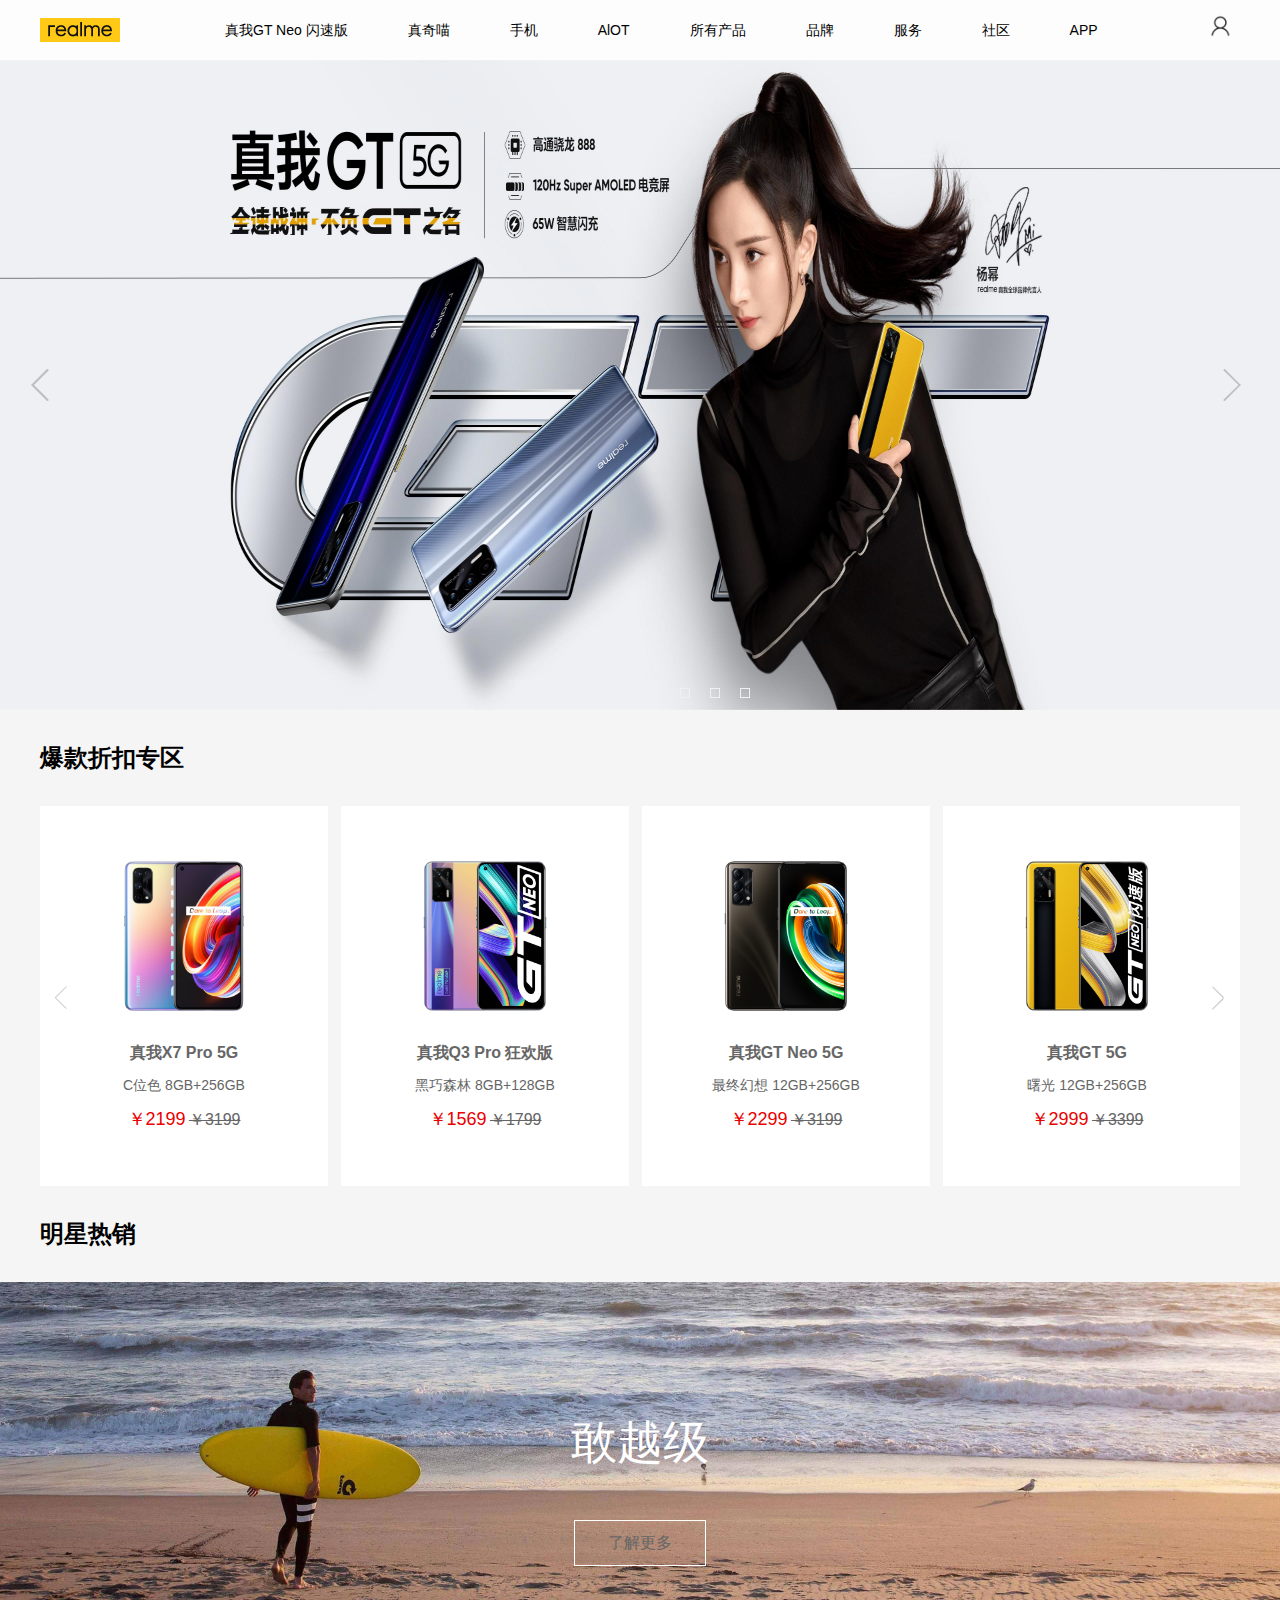
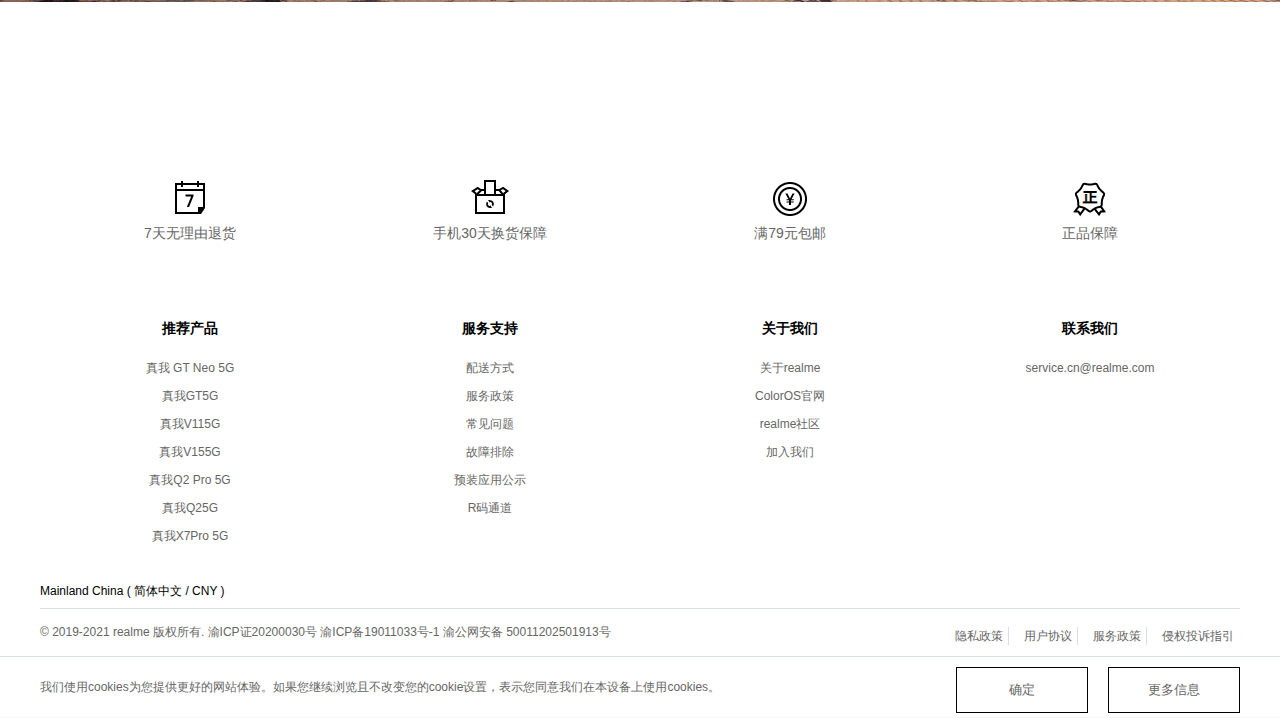
<file: realme/index.html>
<!DOCTYPE html>
<html lang="en">

<head>
    <meta charset="UTF-8">
    <meta name="viewport" content="width=device-width, initial-scale=1.0">
    <title>realme手机官网商城mine</title>
    <link rel="shortcut icon" href="./images/title-log.png" type="image/x-icon">
    <meta name="keywords" content="realme,realme旗舰，realme手机，realme商城">
    <meta name="description" content="realme专注于提供兼具强劲性能与潮流设计的手机产品，全新发布的真我Q3系列5G手机 点击立即购买！">
    <link rel="stylesheet" href="./css/base.css">
    <link rel="stylesheet" href="./css/common.css">
    <link rel="stylesheet" href="./css/main.css">
    <link rel="stylesheet" href="./css/iconFont.css">
</head>

<body>
    <header>
        <div class="header w">
            <div class="logo"><a href=""></a></div>
            <div class="nav">
                <ul class="nav_list">
                    <li><a href="#">真我GT Neo 闪速版</a></li>
                    <li><a href="#">真奇喵</a></li>
                    <li><a href="#">手机</a></li>
                    <li><a href="#">AlOT</a></li>
                    <li><a href="#">所有产品</a></li>
                    <li><a href="#">品牌</a></li>
                    <li><a href="#">服务</a></li>
                    <li><a href="#">社区</a></li>
                    <li><a href="#">APP</a></li>
                </ul>
            </div>
            <div class="admin">
                <ul>
                    <li>购物车</li>
                    <li>我的订单</li>
                    <li>优惠券</li>
                    <li>R码</li>
                    <li>我的评论</li>
                    <li>账户信息</li>
                    <li>我的地址</li>
                    <li>登录</li>
                </ul>
            </div>
        </div>
    </header>
    <div class="wrap">
        <ul class="slide_list">
            <li class="item1 active"><a href="#"><img src="./upload/slide-1.jpg" alt=""></a></li>
            <li class="item1"><a href="#"><img src="./upload/slide-2.jpg" alt=""></a></li>
            <li class="item1"><a href="#"><img src="./upload/slide-3.jpg" alt=""></a></li>
            <li class="item1"><a href="#"><img src="./upload/slide-4.jpg" alt=""></a></li>
            <li class="item1"><a href="#"><img src="./upload/slide-5.jpg" alt=""></a></li>
            <li class="item1"><a href="#"><img src="./upload/slide-6.jpg" alt=""></a></li>
            <li class="item1"><a href="#"><img src="./upload/slide-7.jpg" alt=""></a></li>
            <li class="item1"><a href="#"><img src="./upload/slide-8.jpg" alt=""></a></li>
        </ul>
        <ul class="pointList">
            <li></li>
            <li></li>
            <li></li>
            <li></li>
            <li></li>
            <li></li>
            <li></li>
            <li></li>
        </ul>
        <button class="prev"></button>
        <button class="next"></button>
    </div>
    <div class="main w">
        <h2>爆款折扣专区</h2>
        <div class="slide_show1">
            <ul class="slide_group">
                <!-- 第一组 -->
                <li class="first">
                    <ul>
                        <li>

                            <img src="./upload/slide_show1-1.jpg" alt="">
                            <h2>真我X7 Pro 5G</h2>
                            <p>C位色 8GB+256GB</p>
                            <div class="price">
                                <span class="promotion_p">￥2199</span> <span class="original_p">￥3199</span>
                            </div>
                        </li>
                        <li>

                            <img src="./upload/slide_show1-3.png" alt="">
                            <h2>真我Q3 Pro 狂欢版</h2>
                            <p>黑巧森林 8GB+128GB</p>
                            <div class="price">
                                <span class="promotion_p">￥1569</span> <span class="original_p">￥1799</span>
                            </div>
                        </li>
                        <li>

                            <img src="./upload/slide_show1-2.png" alt="">
                            <h2>真我GT Neo 5G</h2>
                            <p>最终幻想 12GB+256GB</p>
                            <div class="price">
                                <span class="promotion_p">￥2299</span> <span class="original_p">￥3199</span>
                            </div>
                        </li>

                        <li>

                            <img src="./upload/slide_show1-4.png" alt="">
                            <h2>真我GT 5G</h2>
                            <p>曙光 12GB+256GB</p>
                            <div class="price">
                                <span class="promotion_p">￥2999</span> <span class="original_p">￥3399</span>
                            </div>
                        </li>
                    </ul>
                </li>
                <!-- 第二组 -->
                <li class="first">
                    <ul>
                        <li>

                            <img src="./upload/slide_show1-1.jpg" alt="">
                            <h2>真我X7 Pro 5G</h2>
                            <p>C位色 8GB+256GB</p>
                            <div class="price">
                                <span class="promotion_p">￥2199</span> <span class="original_p">￥3199</span>
                            </div>
                        </li>
                        <li>

                            <img src="./upload/slide_show1-3.png" alt="">
                            <h2>真我Q3 Pro 狂欢版</h2>
                            <p>黑巧森林 8GB+128GB</p>
                            <div class="price">
                                <span class="promotion_p">￥1569</span> <span class="original_p">￥1799</span>
                            </div>
                        </li>
                        <li>
                            <div class="count_down">
                                <span class="hours">00</span>
                                <span></span>
                                <span class="minutes">00</span>
                                <span></span>
                                <span class="second">00</span>
                            </div>
                            <img src="./upload/slide_show1-2.png" alt="">
                            <h2>真我GT Neo 5G</h2>
                            <p>最终幻想 12GB+256GB</p>
                            <div class="price">
                                <span class="promotion_p">￥2299</span> <span class="original_p">￥3199</span>
                            </div>
                        </li>

                        <li>

                            <img src="./upload/slide_show1-4.png" alt="">
                            <h2>真我GT 5G</h2>
                            <p>曙光 12GB+256GB</p>
                            <div class="price">
                                <span class="promotion_p">￥2999</span> <span class="original_p">￥3399</span>
                            </div>

                        </li>
                    </ul>
                </li>
                <!-- 第三组 -->
                <li class="first">
                    <ul>
                        <li>

                            <img src="./upload/slide_show1-1.jpg" alt="">
                            <h2>真我X7 Pro 5G</h2>
                            <p>C位色 8GB+256GB</p>
                            <div class="price">
                                <span class="promotion_p">￥2199</span> <span class="original_p">￥3199</span>
                            </div>
                        </li>
                        <li>

                            <img src="./upload/slide_show1-3.png" alt="">
                            <h2>真我Q3 Pro 狂欢版</h2>
                            <p>黑巧森林 8GB+128GB</p>
                            <div class="price">
                                <span class="promotion_p">￥1569</span> <span class="original_p">￥1799</span>
                            </div>
                        </li>
                        <li>
                            <div class="count_down">
                                <span class="hours">00</span>
                                <span></span>
                                <span class="minutes">00</span>
                                <span></span>
                                <span class="second">00</span>
                            </div>
                            <img src="./upload/slide_show1-2.png" alt="">
                            <h2>真我GT Neo 5G</h2>
                            <p>最终幻想 12GB+256GB</p>
                            <div class="price">
                                <span class="promotion_p">￥2299</span> <span class="original_p">￥3199</span>
                            </div>
                        </li>

                        <li>

                            <img src="./upload/slide_show1-4.png" alt="">
                            <h2>真我GT 5G</h2>
                            <p>曙光 12GB+256GB</p>
                            <div class="price">
                                <span class="promotion_p">￥2999</span> <span class="original_p">￥3399</span>
                            </div>

                        </li>
                    </ul>
                </li>
                <!-- 第四组 -->
                <li class="first">
                    <ul>
                        <li>

                            <img src="./upload/slide_show1-1.jpg" alt="">
                            <h2>真我X7 Pro 5G</h2>
                            <p>C位色 8GB+256GB</p>
                            <div class="price">
                                <span class="promotion_p">￥2199</span> <span class="original_p">￥3199</span>
                            </div>
                        </li>
                        <li>

                            <img src="./upload/slide_show1-3.png" alt="">
                            <h2>真我Q3 Pro 狂欢版</h2>
                            <p>黑巧森林 8GB+128GB</p>
                            <div class="price">
                                <span class="promotion_p">￥1569</span> <span class="original_p">￥1799</span>
                            </div>
                        </li>
                        <li>

                            <img src="./upload/slide_show1-2.png" alt="">
                            <h2>真我GT Neo 5G</h2>
                            <p>最终幻想 12GB+256GB</p>
                            <div class="price">
                                <span class="promotion_p">￥2299</span> <span class="original_p">￥3199</span>
                            </div>
                        </li>

                        <li>

                            <img src="./upload/slide_show1-4.png" alt="">
                            <h2>真我GT 5G</h2>
                            <p>曙光 12GB+256GB</p>
                            <div class="price">
                                <span class="promotion_p">￥2999</span> <span class="original_p">￥3399</span>
                            </div>

                        </li>
                    </ul>
                </li>
            </ul>
            <button class="goPre"></button>
            <button class="goNext"></button>
        </div>

        <h2>明星热销</h2>
        <div class="slide_show2"></div>
    </div>
    <footer>
        <div class="img">
            <a href=""><img src="./upload/floor.jpg" alt=""></a>
            <h1>敢越级</h1>
            <h2><button><a href="./list.html">了解更多</a></button></h2>
        </div>
        <div class="services w">
            <div><a href="javascript:;" title="7天无理由退货"><span class="icon"></span><span>7天无理由退货</span></a></div>
            <div><a href="javascript:;" title="手机30天换货保障"><span class="icon"></span><span>手机30天换货保障</span></a></div>
            <div><a href="javascript:;" title="满79元包邮"><span class="icon"></span><span>满79元包邮</span></a></div>
            <div><a href="javascript:;" title="正品保障"><span class="icon"></span><span>正品保障</span></a></div>
        </div>
        <div class="center w clearfix">
            <div>
                <dl>
                    <dt>推荐产品</dt>
                    <dd><a href="javascript:;">真我 GT Neo 5G</a></dd>
                    <dd><a href="javascript:;">真我GT5G</a></dd>
                    <dd><a href="javascript:;">真我V115G</a></dd>
                    <dd><a href="javascript:;">真我V155G</a></dd>
                    <dd><a href="javascript:;">真我Q2 Pro 5G</a></dd>
                    <dd><a href="javascript:;">真我Q25G</a></dd>
                    <dd><a href="javascript:;">真我X7Pro 5G</a></dd>
                </dl>
            </div>
            <div>
                <dl>
                    <dt>服务支持</dt>
                    <dd><a href="javascript:;">配送方式</a></dd>
                    <dd><a href="javascript:;">服务政策</a></dd>
                    <dd><a href="javascript:;">常见问题</a></dd>
                    <dd><a href="javascript:;">故障排除</a></dd>
                    <dd><a href="javascript:;">预装应用公示</a></dd>
                    <dd><a href="javascript:;">R码通道</a></dd>

                </dl>
            </div>
            <div>
                <dl>
                    <dt>关于我们</dt>
                    <dd><a href="javascript:;">关于realme</a></dd>
                    <dd><a href="javascript:;">ColorOS官网</a></dd>
                    <dd><a href="javascript:;">realme社区</a></dd>
                    <dd><a href="javascript:;">加入我们</a></dd>


                </dl>
            </div>
            <div>
                <dl>
                    <dt>联系我们</dt>
                    <dd><a href="javascript:;">service.cn@realme.com</a></dd>
                </dl>
            </div>
        </div>
        <div class="region w"><a href="">Mainland China ( 简体中文 / CNY )</a></div>
        <div class="bottom w">
            <p>© 2019-2021 realme 版权所有. 渝ICP证20200030号
                渝ICP备19011033号-1 <span><a href=""></a></span>
                渝公网安备 50011202501913号
            </p>
            <div>
                <ul>
                    <li><a href="javascript:;">隐私政策</a></li>

                    <li><a href="javascript:;">用户协议</a></li>

                    <li><a href="javascript:;">服务政策</a></li>

                    <li><a href="javascript:;">侵权投诉指引</a></li>
                </ul>
            </div>
        </div>
        <section>
            <div class="cookie w">
                <p>我们使用cookies为您提供更好的网站体验。如果您继续浏览且不改变您的cookie设置，表示您同意我们在本设备上使用cookies。</p>
                <button><a href="">更多信息</a></button>
                <button><a href="">确定</a></button>
            </div>
        </section>
    </footer>
    <script src="./js/index1.js"></script>
</body>

</html>
</file>
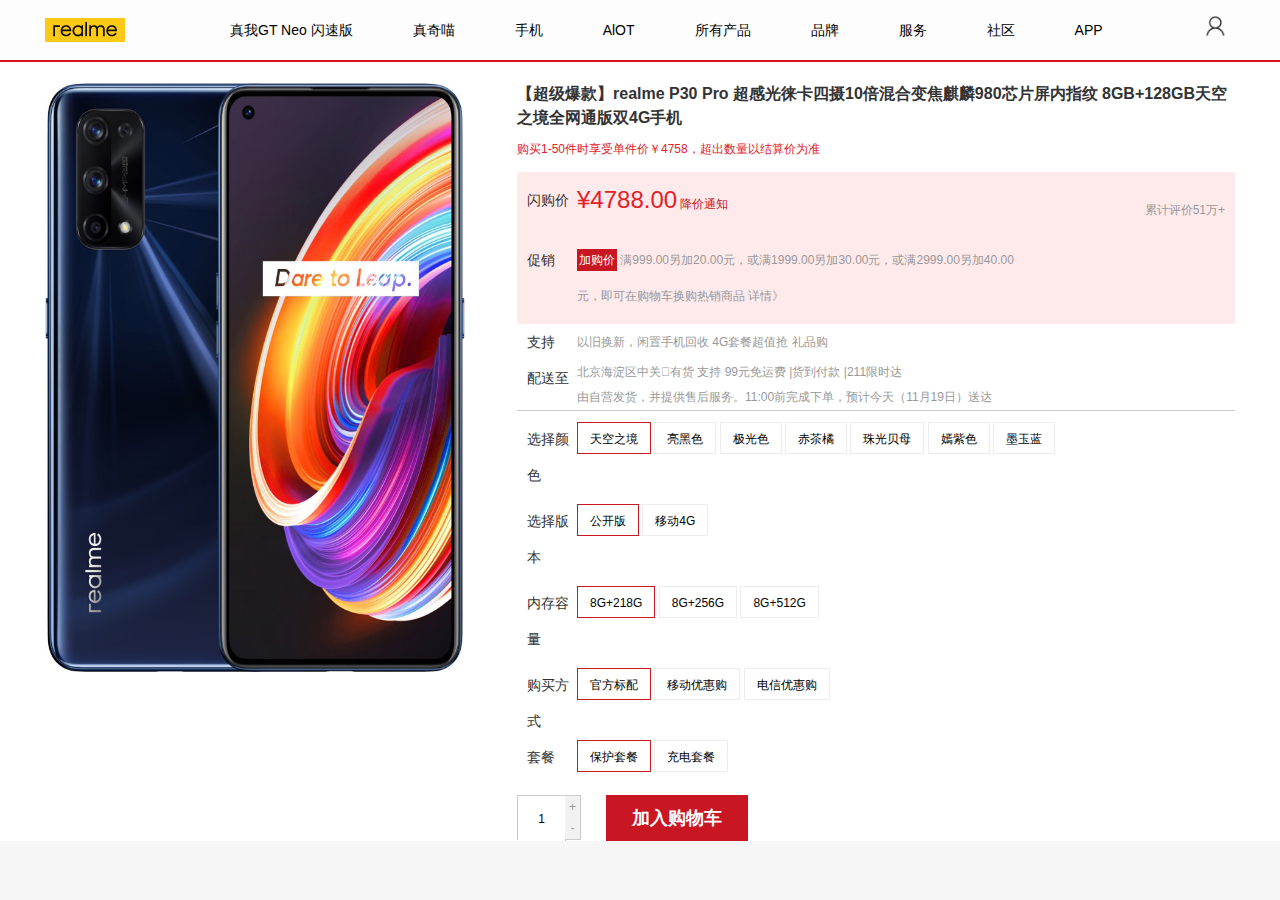
<file: realme/fang.html>
<!DOCTYPE html>
<html lang="en">

<head>
    <meta charset="UTF-8">
    <meta name="viewport" content="width=device-width, initial-scale=1.0">
    <title>realme手机官网商城-婷</title>
    <link rel="shortcut icon" href="./images/title-log.png" type="image/x-icon">
    <meta name="keywords" content="realme,realme旗舰，realme手机，realme商城">
    <meta name="description" content="realme专注于提供兼具强劲性能与潮流设计的手机产品，全新发布的真我Q3系列5G手机 点击立即购买！">
    <link rel="stylesheet" href="./css/common.css">
    <link rel="stylesheet" href="css/detail.css" />
    <link rel="stylesheet" href="css/base.css" />
    <link rel="stylesheet" href="css/normalize.css" />


</head>

<body>
    <header>
        <div class="header w">
            <div class="logo"><a href=""></a></div>
            <div class="nav">
                <ul class="nav_list">
                    <li><a href="#">真我GT Neo 闪速版</a></li>
                    <li><a href="#">真奇喵</a></li>
                    <li><a href="#">手机</a></li>
                    <li><a href="#">AlOT</a></li>
                    <li><a href="#">所有产品</a></li>
                    <li><a href="#">品牌</a></li>
                    <li><a href="#">服务</a></li>
                    <li><a href="#">社区</a></li>
                    <li><a href="#">APP</a></li>
                </ul>
            </div>
            <div class="admin">
                <ul>
                    <li>购物车</li>
                    <li>我的订单</li>
                    <li>优惠券</li>
                    <li>R码</li>
                    <li>我的评论</li>
                    <li>账户信息</li>
                    <li>我的地址</li>
                    <li>登录</li>
                </ul>
            </div>
        </div>
    </header>
    <div class="de_container">
        <div class="w">
            <div class="product_intro">
                <div class="preview_wrap fl">
                    <div id="box">
                        <img src="./upload/show_03.jpg" alt="">
                        <div class="mask" id="mask"></div>
                    </div>
                    <div class="big" id="big">
                        <img id='#img' src="./upload/show_03.jpg" alt="" id="img" />
                    </div>
                </div>

                <div class="itemInfo_wrap fr">
                    <div class="sku_name">
                        【超级爆款】realme P30 Pro 超感光徕卡四摄10倍混合变焦麒麟980芯片屏内指纹 8GB+128GB天空之境全网通版双4G手机
                    </div>
                    <div class="news">
                        购买1-50件时享受单件价￥4758，超出数量以结算价为准
                    </div>
                    <div class="summary">
                        <dl class="summary_price">
                            <dt>闪购价</dt>
                            <dd>
                                <i class="price">¥4788.00</i>
                                <a href="#">降价通知</a>
                                <div class="remark">累计评价51万+</div>
                            </dd>
                        </dl>
                        <dl class="summary_promotion">
                            <dt>促销</dt>
                            <dd>
                                <em>加购价</em> 满999.00另加20.00元，或满1999.00另加30.00元，或满2999.00另加40.00元，即可在购物车换购热销商品 详情》
                            </dd>
                        </dl>
                        <dl class="summary_support">
                            <dt>支持</dt>
                            <dd>以旧换新，闲置手机回收 4G套餐超值抢 礼品购</dd>
                        </dl>
                        <dl class="summary_stock">
                            <dt>配送至</dt>
                            <dd>
                                北京海淀区中关有货 支持 99元免运费 |货到付款 |211限时达
                                <br>由自营发货，并提供售后服务。11:00前完成下单，预计今天（11月19日）送达
                            </dd>
                        </dl>
                        <dl class="choose_color">
                            <dt>选择颜色</dt>
                            <dd>
                                <a href="javasript:;" class="current">天空之境</a>
                                <a href="javasript:;">亮黑色</a>
                                <a href="javasript:;">极光色</a>
                                <a href="javasript:;">赤茶橘</a>
                                <a href="javasript:;">珠光贝母</a>
                                <a href="javasript:;">嫣紫色</a>
                                <a href="javasript:;">墨玉蓝</a>
                            </dd>
                        </dl>
                        <dl class="choose_version">
                            <dt>选择版本</dt>
                            <dd>
                                <a href="javascript:;" class="current">公开版</a>
                                <a href="javascript:;">移动4G</a>
                            </dd>
                        </dl>
                        <dl class="choose_version">
                            <dt>内存容量</dt>
                            <dd>
                                <a href="javascript:;" class="current">8G+218G</a>
                                <a href="javascript:;">8G+256G</a>
                                <a href="javascript:;">8G+512G</a>
                            </dd>
                        </dl>
                        <dl class="choose_type">
                            <dt>购买方式</dt>
                            <dd>
                                <a href="javascript:;" class="current">官方标配</a>
                                <a href="javascript:;">移动优惠购</a>
                                <a href="javascript:;">电信优惠购</a>
                            </dd>
                        </dl>
                        <dl class="choose_type">
                            <dt>套餐</dt>
                            <dd>
                                <a href="javascript:;" class="current">保护套餐</a>
                                <a href="javascript:;">充电套餐</a>
                            </dd>
                        </dl>
                        <div class="choose_btns">
                            <div class="choose_amount">
                                <input type="text" value="1">
                                <a href="javascript:;" class="add">+</a>
                                <a href="javascript:;" class="reduce">-</a>
                            </div>
                            <a href="./goodsCar.html" class="addCar">加入购物车</a>
                        </div>
                    </div>
                </div>
            </div>

        </div>
    </div>
    <script src="../layer/jquery-2.2.4.js"></script>
    <script src="../layer/layer/layer.js"></script>
    <script src="./js/axios.min.js"></script>
    <script src="./js/fang.js"></script>

</body>

</html>
</file>
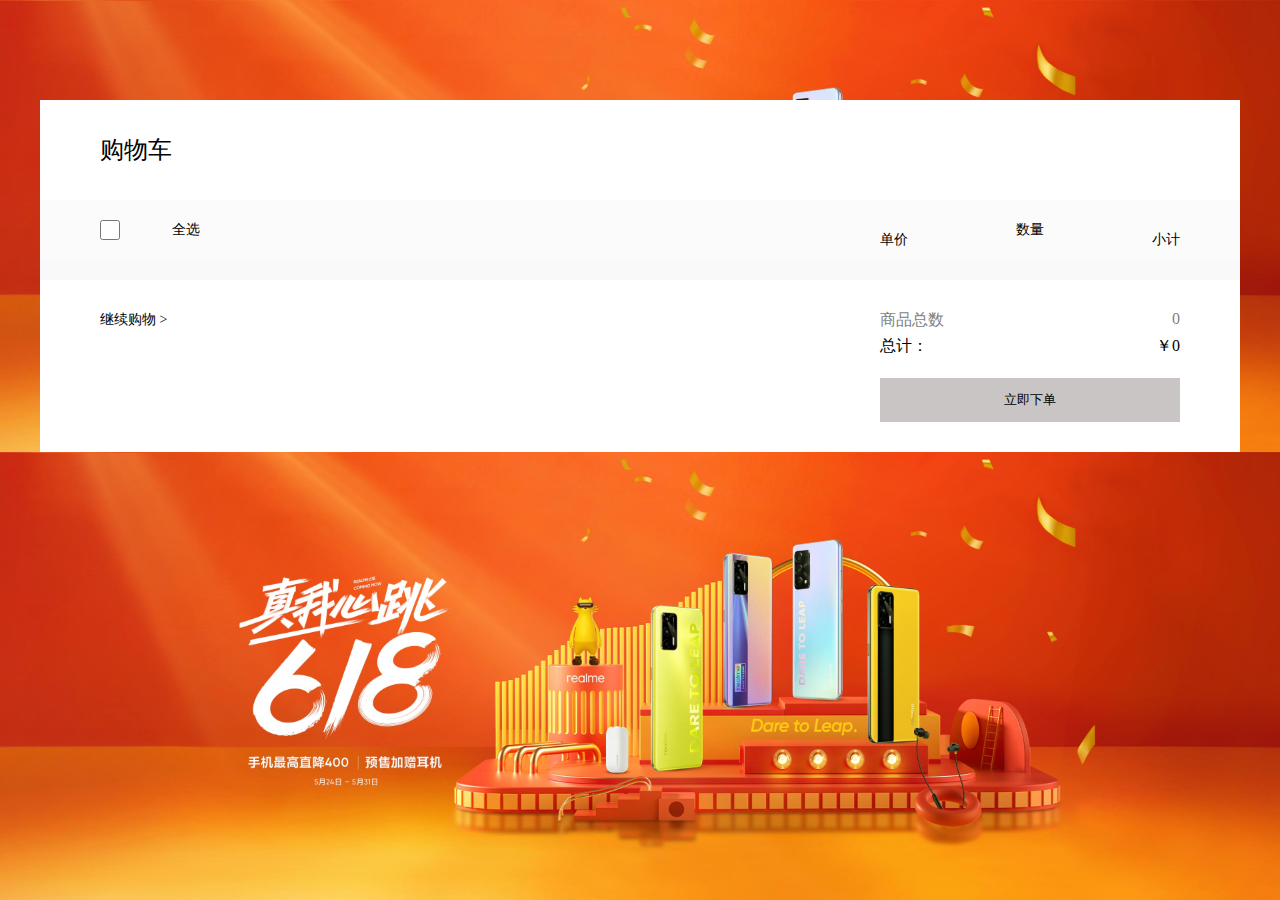
<file: realme/goodsCar.html>
<!DOCTYPE html>
<html>

<head>
  <!-- <link href="./img/title.png" rel="shortcut icon"> -->
  <title>购物车-买</title>
  <meta http-equiv="content-type" content="text/html; charset=utf-8">
  <meta name="viewport"
    content="maximum-scale=1.0,minimum-scale=1.0,user-scalable=0,width=device-width,initial-scale=1.0" />
  <link rel="stylesheet" href="./css/goodsCar.css">
  <!-- <link rel="stylesheet" href="./font/iconfont.css"> -->
</head>

<body>

  <header></header>

  <div class="min"></div>
  <div class="content">
    <div class="crumbs">
      购物车
    </div>
    <div class="empty-cart" style="display: none;">
      <i class="iconfont icon-gouwuche2"></i>
      <p>购物车内暂时没有商品哦</p>
      <a href="http://localhost/realme/goodList.html" class="shoping">去购物</a>
    </div>
    <div class="car">
      <div class="car-header">
        <div class="header-left">
          <input type="checkbox" id="all">
          <span class="all">全选</span>
        </div>
        <div class="header-right">
          <div class="cart-price">单价</div>
          <div class="cart-count">数量</div>
          <div class="cart-amount">小计</div>
        </div>
      </div>
      <ul class="car-ul" id="carUl">
        <!-- <li class="car-li">
          <i class="delGoods">×</i>
          <div class="cart-header-left">
            <input type="checkbox" class="radio">
            <img src="./img/cd2.png" alt="">
            <h4 class="goodsName">真我静音无线鼠标</h4>
          </div>
          <div class="cart-header-right">
            <div class="cart-price">￥69</div>
            <div class="cart-count">
              <button id="jian">-</button>
              <span class="goodsPirce">1</span>
              <button id="jia">+</button>
            </div>
            <div class="cart-amount">￥69</div>
          </div>
        </li> -->
      </ul>
    </div>
    <div class="car-footer">
      <div class="footer-left">
        <a href="./list.html">继续购物 ></a>
      </div>
      <div class="footer-right">
        <p class="cart-summary-count">
          <span>商品总数</span>
          <span id="goodsAmount">0</span>
        </p>
        <p class="cart-summary-count1">
          <span>总计：</span>
          <span id="goodsCountPirce">￥0</span>
        </p>
        <button class="cart-summary-submit">
          立即下单
        </button>
      </div>
    </div>
  </div>
  <footer></footer>
  <script src="../layer/jquery-2.2.4.js"></script>
  <script src="../layer/layer/layer.js"></script>
  <script src="./js/axios.min.js"></script>
  <script src="./js/goodsCar.js"></script>
</body>



</html>
<script>
  // $('header').load('./header.html')
  // $('footer').load('./footer.html')
</script>
</file>
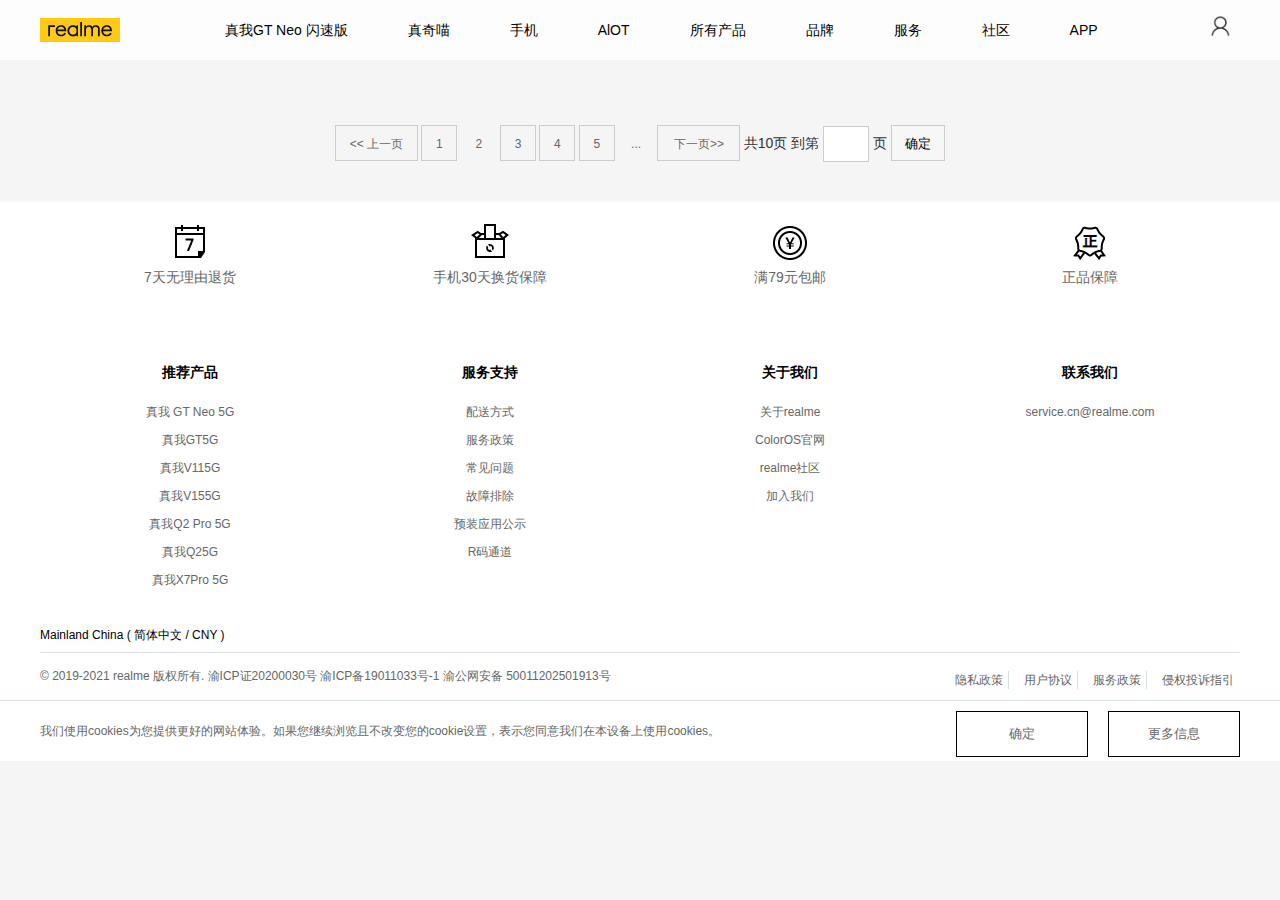
<file: realme/list.html>
<!DOCTYPE html>
<html lang="en">
<head>
    <meta charset="UTF-8">
    <meta name="viewport" content="width=device-width, initial-scale=1.0">
    <title>realme手机官网商城-李</title>
    <link rel="shortcut icon" href="./images/title-log.png" type="image/x-icon">
    <meta name="keywords" content="realme,realme旗舰，realme手机，realme商城">
    <meta name="description" content="realme专注于提供兼具强劲性能与潮流设计的手机产品，全新发布的真我Q3系列5G手机 点击立即购买！">
    <link rel="stylesheet" href="./css/base.css">
    <link rel="stylesheet" href="./css/common.css">
    <link rel="stylesheet" href="./css/iconFont.css">
    <link rel="stylesheet" href="./css/list.css">

</head>

<body>
    <header>
        <div class="header w">
            <div class="logo"><a href=""></a></div>
            <div class="nav">
                <ul class="nav_list">
                    <li><a href="#">真我GT Neo 闪速版</a></li>
                    <li><a href="#">真奇喵</a></li>
                    <li><a href="#">手机</a></li>
                    <li><a href="#">AlOT</a></li>
                    <li><a href="#">所有产品</a></li>
                    <li><a href="#">品牌</a></li>
                    <li><a href="#">服务</a></li>
                    <li><a href="#">社区</a></li>
                    <li><a href="#">APP</a></li>
                </ul>
            </div>
            <div class="admin">
                <ul class="car-ul" id="carUl">
                    <!-- <li class="car-li">
                      <div class="cart-header-left">
                        <img src="./star1.png" alt="">
                        <span class="goodsName">真我静音无线鼠标</span>
                        <span class="cart-amount">98</span>
                      </div>
                    </li> -->
                  </ul>
            </div>
        </div>
    </header>
    <div class="w sk_container">
        <div class="sk_bd">
            <ul>
                <!-- <li class="sk_goods">
                    <a href="detail.html">
                        <img src="uploads/mobile.jpg" alt="">
                    </a>
                    <h5 class="sk_goods_title">【超级爆款】华为 HUAWEI P30 Pro 超感光徕卡四摄10倍混合变焦麒麟980芯片屏</h5>
                    <p class="sk_goods_price">
                        <em>¥4758.00</em>
                        <del>￥5488</del>
                    </p>
                    <div class="sk_goods_progress">
                        已售
                        <i>87%</i>
                        <div class="bar">
                            <div class="bar_in"></div>
                        </div>
                        剩余
                        <em>29</em>件
                    </div>
                    <a href="detail.html" class="sk_goods_buy">立即抢购</a>
                </li> -->
            </ul>
        </div>
        <div class="sk_page">
            <span class="page_num">
                <a href="#" class="pn-prev">&lt;&lt; 上一页</a>
                <a href="#">1</a>
                <a href="#" class="current">2</a>
                <a href="#">3</a>
                <a href="#">4</a>
                <a href="#">5</a>
                <a href="#" class="dotted">...</a>
                <a href="#" class="pn-next">下一页&gt;&gt;</a>
            </span>
            <span class="page_skip">
                共10页 到第
                <input type="text"> 页
                <button>确定</button>
            </span>
        </div>
    </div>
    <footer>
        <div class="services w">
            <div><a href="javascript:;" title="7天无理由退货"><span class="icon"></span><span>7天无理由退货</span></a></div>
            <div><a href="javascript:;" title="手机30天换货保障"><span class="icon"></span><span>手机30天换货保障</span></a></div>
            <div><a href="javascript:;" title="满79元包邮"><span class="icon"></span><span>满79元包邮</span></a></div>
            <div><a href="javascript:;" title="正品保障"><span class="icon"></span><span>正品保障</span></a></div>
        </div>
        <div class="center w clearfix">
            <div>
                <dl>
                    <dt>推荐产品</dt>
                    <dd><a href="javascript:;">真我 GT Neo 5G</a></dd>
                    <dd><a href="javascript:;">真我GT5G</a></dd>
                    <dd><a href="javascript:;">真我V115G</a></dd>
                    <dd><a href="javascript:;">真我V155G</a></dd>
                    <dd><a href="javascript:;">真我Q2 Pro 5G</a></dd>
                    <dd><a href="javascript:;">真我Q25G</a></dd>
                    <dd><a href="javascript:;">真我X7Pro 5G</a></dd>
                </dl>
            </div>
            <div>
                <dl>
                    <dt>服务支持</dt>
                    <dd><a href="javascript:;">配送方式</a></dd>
                    <dd><a href="javascript:;">服务政策</a></dd>
                    <dd><a href="javascript:;">常见问题</a></dd>
                    <dd><a href="javascript:;">故障排除</a></dd>
                    <dd><a href="javascript:;">预装应用公示</a></dd>
                    <dd><a href="javascript:;">R码通道</a></dd>
                </dl>
            </div>
            <div>
                <dl>
                    <dt>关于我们</dt>
                    <dd><a href="javascript:;">关于realme</a></dd>
                    <dd><a href="javascript:;">ColorOS官网</a></dd>
                    <dd><a href="javascript:;">realme社区</a></dd>
                    <dd><a href="javascript:;">加入我们</a></dd>
                </dl>
            </div>
            <div>
                <dl>
                    <dt>联系我们</dt>
                    <dd><a href="javascript:;">service.cn@realme.com</a></dd>
                </dl>
            </div>
        </div>
        <div class="region w"><a href="">Mainland China ( 简体中文 / CNY )</a></div>
        <div class="bottom w">
            <p>© 2019-2021 realme 版权所有. 渝ICP证20200030号
                渝ICP备19011033号-1 <span><a href=""></a></span>
                渝公网安备 50011202501913号
            </p>
            <div>
                <ul>
                    <li><a href="javascript:;">隐私政策</a></li>

                    <li><a href="javascript:;">用户协议</a></li>

                    <li><a href="javascript:;">服务政策</a></li>

                    <li><a href="javascript:;">侵权投诉指引</a></li>
                </ul>
            </div>
        </div>
        <section>
            <div class="cookie w">
                <p>我们使用cookies为您提供更好的网站体验。如果您继续浏览且不改变您的cookie设置，表示您同意我们在本设备上使用cookies。</p>
                <button><a href="">更多信息</a></button>
                <button><a href="">确定</a></button>
            </div>
        </section>
    </footer>
    <script src="../layer/jquery-2.2.4.js"></script>
    <script src="../layer/layer/layer.js"></script>
    <script src="./js/axios.min.js"></script>
    <script src="./js/list.js"></script>
</body>

</html>
</file>
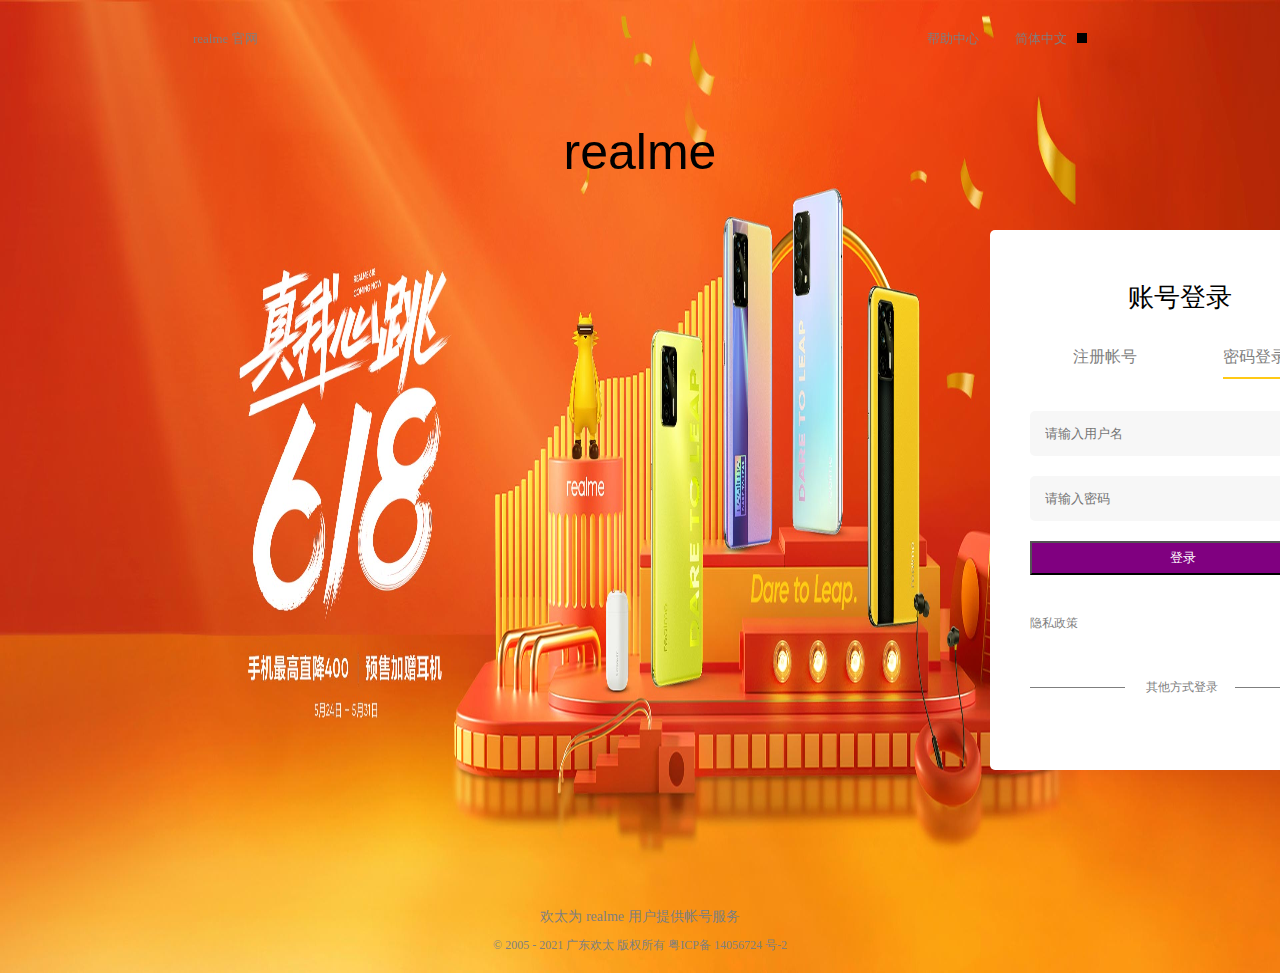
<file: realme/login.html>
<!DOCTYPE html>
<html>
<head>
  <title>登录-梦</title>
  <meta http-equiv="content-type" content="text/html; charset=utf-8">
  <meta name="viewport"
    content="maximum-scale=1.0,minimum-scale=1.0,user-scalable=0,width=device-width,initial-scale=1.0" />
  <link rel="stylesheet" href="./css/login.css">
</head>

<body>

  <header>
    <div class="header-content">
      <div class="header-left">
        <a href="">realme 官网</a>
      </div>
      <div class="header-right">
        <span><a href="javascript:;">帮助中心</a></span>
        <span><a href="javascript:;" class="china">简体中文</a><i class="lan"></i></span>
        <ul class="lang">
          <li><a href="javascript:;">简体中文</a></li>
          <li><a href="javascript:;">繁體中文</a></li>
          <li><a href="javascript:;">English</a></li>
        </ul>
      </div>
    </div>
  </header>

  <div class="min"></div>

  <div class="body">
    <h2>realme</h2>

    <div class="form">
      <h1>账号登录</h1>
      <div class="btns">
        <a href="javascript:;">
          <div class="btn">
            <span class="text" id="text">注册帐号
              <span class="bottom" style="display:none"></span>
            </span>
          </div>
          <div class="btn">
            <span class="text" id="text1">密码登录
              <span class="bottom"></span>
            </span>

          </div>
        </a>

      </div>
      <form action="" class="change2">
      <div class="inp-phone ">
        
          <input type="text" placeholder="请输入用户名" id="text">
          <input type="password" placeholder="请输入密码" id="passWord">
     </div> 
     <input type="button" value="登录" class="over o2">
  </form>
    <form action="" class="change1" style="display:none">
      <div class=" inp-phone" >
        <input type="text" placeholder="请设置用户名" id="text">
        <input type="text" placeholder="请设置昵称" id="text">
        <input type="password" placeholder="请设置密码" id="passWord">
        <input type="password" placeholder="再次输入密码，要一致呦" id="passWord">
      </div>
      <!-- <div class="change" id="pwd">
        <input type="password" placeholder="请输入密码" id="passWord">
        <div class="pwd-img">
        </div>
        <p>忘记密码</p>
      </div> -->
      <span class="error">帐号或密码错误,请重新输入 (1012101)</span>
      <input type="button" value="注册" class="over o1">
      </form>
      <p class="link">
        <a href="javascript:;" class="hui">隐私政策</a>
        <a href="./register.html" class="yellow">注册帐号</a>
      </p>
      <div class="form-bottom">
        <p class="cont">
          <span class="xx left"></span>
          <span class="zz">其他方式登录</span>
          <span class="xx right"></span>
          <a href="javascript:;" class="icon"><i class="iconfont icon-qq"></i></a>
        </p>
      </div>
    </div>
  </div>



  <footer>
    <p class="foot-p1">
      欢太为 realme 用户提供帐号服务
    </p>
    <p class="foot-p2">
      © 2005 - 2021 广东欢太 版权所有 粤ICP备 14056724 号-2
    </p>
  </footer>
  <script src="./js/axios.min.js"></script>
  <script src="./js/login.js"></script>
</body>

</html>
</file>
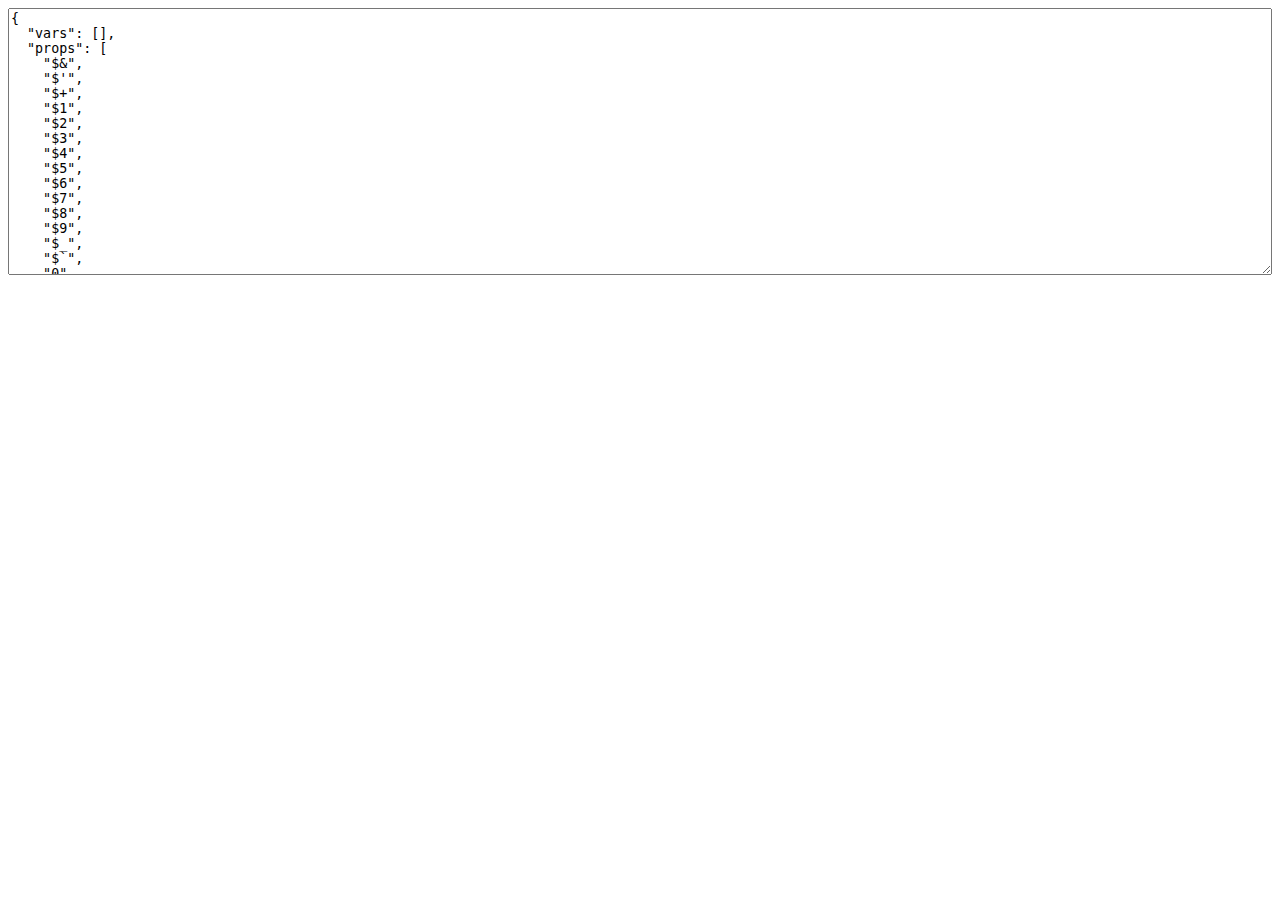
<file: server/src/node_modules/uglify-js/tools/props.html>
<html>
  <head>
  </head>
  <body>
    <script>(function(){
      var props = {};

      function addObject(obj) {
        if (obj == null) return;
        try {
          Object.getOwnPropertyNames(obj).forEach(add);
        } catch(ex) {}
        if (obj.prototype) {
          Object.getOwnPropertyNames(obj.prototype).forEach(add);
        }
        if (typeof obj == "function") {
          try {
            Object.getOwnPropertyNames(new obj).forEach(add);
          } catch(ex) {}
        }
      }

      function add(name) {
        props[name] = true;
      }

      Object.getOwnPropertyNames(window).forEach(function(thing){
        addObject(window[thing]);
      });

      try {
        addObject(new Event("click"));
        addObject(new Event("contextmenu"));
        addObject(new Event("mouseup"));
        addObject(new Event("mousedown"));
        addObject(new Event("keydown"));
        addObject(new Event("keypress"));
        addObject(new Event("keyup"));
      } catch(ex) {}

      var ta = document.createElement("textarea");
      ta.style.width = "100%";
      ta.style.height = "20em";
      ta.style.boxSizing = "border-box";
      <!-- ta.value = Object.keys(props).sort(cmp).map(function(name){ -->
      <!--   return JSON.stringify(name); -->
      <!-- }).join(",\n"); -->
      ta.value = JSON.stringify({
        vars: [],
        props: Object.keys(props).sort(cmp)
      }, null, 2);
      document.body.appendChild(ta);

      function cmp(a, b) {
        a = a.toLowerCase();
        b = b.toLowerCase();
        return a < b ? -1 : a > b ? 1 : 0;
      }
    })();</script>
  </body>
</html>
</file>
<file: realme/css/base.css>
/*清除元素默认的内外边距  */
* {
    margin: 0;
    padding: 0;
    box-sizing: border-box;
}
/*让所有斜体 不倾斜*/
em,
i {
    font-style: normal;
}
/*去掉列表前面的小点*/
li {
    list-style: none;
}
/*图片没有边框   去掉图片底侧的空白缝隙*/
img {
    border: 0;  /*ie6*/
    vertical-align: middle;
}
/*让button 按钮 变成小手*/
button {
    cursor: pointer;
}
/*取消链接的下划线*/
a {
    color: #666;
    text-decoration: none;
}

a:hover {
    color: #ffc915;
}

button,
input {
    font-family: 'Microsoft YaHei', 'Heiti SC', tahoma, arial, 'Hiragino Sans GB', \\5B8B\4F53, sans-serif;
    /*取消轮廓线 蓝色的*/
    outline: none;
    border: none;
}

body {
    background-color: #fff;
    font: 12px/1.5 'Microsoft YaHei', 'Heiti SC', tahoma, arial, 'Hiragino Sans GB', \\5B8B\4F53, sans-serif;
    color: #666
}

.hide,
.none {
    display: none;
}
/*清除浮动*/
.clearfix:after {
    visibility: hidden;
    clear: both;
    display: block;
    content: "";
    height: 0
}

.clearfix {
    *zoom: 1
}
</file>
<file: realme/css/common.css>
.w {
    width: 1200px;
    margin: 0 auto;
}
body {
    background-color: #f5f5f5;
}
/* 头部 */
header {
    background-color: #fdfdfd;
}
.header {
    position: relative;
    height: 60px;
    
}
/* logo */
.logo {
    position: absolute;
    top: 18px;
    width: 80px;
    height: 24px;
    background: url(../images/logo.png) no-repeat;
    /* background-size: 80px 24px; */
}
/* 导航栏 */
.header .nav {
    position: absolute;
    left: 185px;
    line-height: 60px;
}
/* .header .nav .nav_list {
    /* position: absolute;} */
    

.header .nav .nav_list li{
    float: left;
    margin-right: 60px;
}
.header .nav .nav_list li a {
    display: block;
    width: 100%;
    height: 100%;
    font-size: 14px;
    color: black;
}
.header .nav .nav_list li a:hover {
    color: #ffc915;
}
/* 用户 */
.admin {
    position: absolute;
    top: 15px;
    right: 0;
    width: 30px;
    height: 30px;
    background: url(../images/用户.png) no-repeat;
    background-size: 22px 22px;
}
.admin ul {
    position: absolute;
    top: 30px;
    right: 0;
    width: 178px;
    height: 274px;
    padding: 10px 0 0 20px;
    display: none;
    box-shadow: 1px 1px 4px rgba(0,0,0,.1);
    z-index: 1000;
    background-color: #fff;
}

.admin ul li {
    padding-top: 10px;
    font-size: 14px;
    color: black;
}
.admin ul li:hover {
    color:  #ffc915;
}

/* 底部 */
footer {
    width: 100%;
    background-color: #fff;
}
/* 大图片 */

.img {
    position: relative;
    width: 100%;
    height: 476px;
}
.img img {
    width: 100%;
}
.img h1 {
    position: absolute;
    top: 126px;
    left: 50%;
    transform: translateX(-50%);
    font-size: 46px;
    font-weight: 400;
    color: #fff;
}
.img h2 {
    position: absolute;
    top: 50%;
    left: 50%;
    transform: translate(-50%);
}
.img h2 button {
    width: 132px;
    height: 46px;
    font-size: 16px;
    color: #fff;
    border: 1px solid #fff;
    background-color: rgba(0,0,0,0);
    transition: all .5s;

}
.img h2:hover button {
    background-color: #fff;
    color: black;
}
/* services */
.services {
    height: 110px;
    padding-top: 20px;

}
.services div {
    float: left;
    width: 300px;
    height: 70px;
    font-size: 14px;
    
}
.services div a {
    display: block;
    height: 100%;
    width: 100%;
    text-align: center;
}
.services div a .icon {
    display: block;
    width: 40px;
    height: 40px;
    margin: 0 auto 5px;

}
.services div:nth-child(1) a .icon {
    display: block;
    background: url(../images/date.png) no-repeat;
}
.services div:nth-child(2) a .icon {
    display: block;
    background: url(../images/h.png) no-repeat;
}
.services div:nth-child(3) a .icon {
    display: block;
    background: url(../images/baoyou.png) no-repeat;
}
.services div:nth-child(4) a .icon {
    display: block;
    background: url(../images/zheng.png) no-repeat;
}
.center {
    padding: 50px 0 10px 0;
}
.center div{
    float: left;
    width: 25%;
    height: 234px;
    text-align: center;
    /* background-color: #ffc915; */
}
.center div dl {
    color: black;
}
.center div dl dt {
    font-size: 14px;
    font-weight: 700;
    padding-bottom: 10px;
}
.center div dl dd {
    padding-top: 10px;
}
.region {
    padding: 20px 0 8px 0;
    border-bottom: 1px solid #d8dee5;
}
.region a {
    display: block;
    color: black;

}
.region a:hover {
    font-weight: 700;
    color: black;
}
.bottom {
    height: 47px;
}
.bottom div{
    float: right;
    height: 100%;
}
.bottom p {
    /* height: 47px; */
    float: left;
    line-height: 47px;
}
.bottom div {
    float: right;
    width: 300px;
}
.bottom div ul {
    height: 47px;
    padding-top: 18px;
}
.bottom div ul li {
    float: left;
    height: 18px;
    padding: 0 5px;
    margin-left: 10px;
    border-right: 1px solid #d8dee5;
}
.bottom div ul li:last-child {
    border: 0;
}
section {
    /* position: fixed; */
    bottom: 0;
    height: 61px;
    border-top: 1px solid #d8dee5;
}
.cookie p{
    float: left;
    line-height: 61px;
}
.cookie button{
    float: right;
    width: 132px;
    height: 46px;
    background-color: rgba(0,0,0,0);
    border: 1px solid black;
    margin-left: 20px;
    margin-top: 10px;
}
</file>
<file: realme/css/main.css>
/* 轮播图 */
.wrap {
    position: relative;
    width: 100%;
    height: 650px;
}
.wrap .slide_list {
    position: relative;
    width: 100%;
    height: 650px;
}
.slide_list li {
    position: absolute;
    width: 100%;
    height: 100%;
    opacity: 0;
}
.wrap .slide_list .item1 img{
    width: 100%;
    height: 650px;

}
.item1.active {
    z-index: 100;
    opacity: 1;
}
/* 两个按钮 */
.wrap button {
    position: absolute;
    top: 50%;
    transform: translateY(-50%);
    width: 68px;
    height: 68px;
    border-radius: 50%;
    z-index: 300;

}
.wrap button:hover {
    background-color: rgba(0, 0, 0, .2);
}
.wrap .prev {
    left: 10px;
    background: url(../images/prev.png) no-repeat 14px 18px;
}
.wrap .next {
    right: 10px;
    background: url(../images/next.png) no-repeat 14px 18px;
}


/* 小圆点 */
 .wrap .pointList {
    position: absolute;
    bottom: 12px;
    left: 50%;
    transform: translateX(-50%);
    z-index: 400;
}
.slide_list{
    text-align: center;
}
 .wrap .pointList li {
    float: left;
    width: 10px;
    height: 10px;
    border: 1px solid #f0f0f0;
    /* border-radius: 100%; */
    margin: 0 10px;
    text-align: center;
    /* background-color: black; */
 } 
.point.active {
    background-color: black;
}

/* 主体 */
.main>h2 {
    font-size: 24px;
    font-weight: 700;
    color: black;
    padding: 30px 0;
}
/* 爆款折扣专区 */
.main .slide_show1 {
    overflow: hidden;
    position: relative;
    width: 1200px;
    height: 380px;
}
.main .slide_show1 .btn {
    position: absolute;
    top: 50%;
    width: 1340px;
    height: 48px;
    background-color: #ea0000;
    z-index: 100;
}
.main .slide_show1 .slide_group {
    position: absolute;
    width: 400%;
}
/* 轮播按钮 */
.main .slide_show1 button {
    position: absolute;
    top: 50%;
    transform: translateY(-50%);
    width: 48px;
    height: 48px;
    
    border-radius: 50%;
    z-index: 1000;
}
.main .slide_show1 button:hover {
    background-color: rgba(0, 0, 0, .1);
}
/* 左按钮 */
.main .slide_show1 .goPre {
    left: 0;
    background: url(../images/sPre.png) no-repeat 5px 10px;
}
/* 右按钮 */
.main .slide_show1 .goNext {
    right: 0;
    background: url(../images/sNext.png) no-repeat 10px 10px;
}
.main .slide_group {
    cursor: pointer;
}
.main .slide_group .first li {
    float: left;
    width: 288px;
    height: 380px;
    background-color: #fff;
    padding-top: 25px;
    margin-right: 13px;
    transition: all .3s;
    
}
.main .slide_group .first li:hover {
    transform: translate3d(0,-2px,0)
}
.main .slide_group .first li:nth-child(4n) {
    margin: 0;
}

/* .main .slide_group .first li .count_down {
    text-align: center;
}

.main .slide_group .first li .count_down span:nth-child(odd) {
    display: inline-block;
    width: 21px;
    height: 20px;
    background-color: #ea0000;
    color: #ffffff;
} */
.main .slide_group .first li .count_down span:nth-child(even)::after {
    content: ':';
    display: inline-block;
    height: 19px;
    width: 5px;
}
/* 图片 */
.main .slide_group .first li img {
    display: block;
    width: 160px;
    height: auto;
    margin: 25px auto;
}
.main .slide_group .first li h2 {
    text-align: center;
    font-size: 16px;
}
.main .slide_group .first li p {
    text-align: center;
    font-size: 14px;
    margin: 10px 0;
}
.main .slide_group .first .price {
    text-align: center;
}
.main .slide_group .first .price .promotion_p {
    font-size: 18px;
    
    color: #ea0000;
}
.main .slide_group .first .price .original_p {
    font-size: 16px;
    text-decoration: line-through;
    
}
</file>
<file: realme/css/iconFont.css>
@font-face {
    font-family: 'icomoon';
    src:  url('../fonts/icomoon.eot?t91hws');
    src:  url('../fonts/icomoon.eot?t91hws#iefix') format('embedded-opentype'),
    url('../fonts/icomoon.ttf?t91hws') format('truetype'),
    url('../fonts/icomoon.woff?t91hws') format('woff'),
    url('../fonts/icomoon.svg?t91hws#icomoon') format('svg');
    font-weight: normal;
    font-style: normal;
    font-display: block;
}
</file>
<file: realme/css/detail.css>
.de_container {
    padding-top: 20px;
    border-top: 2px solid #e01222;
    background-color: #fff;
}
.crumb_wrap {
    height: 25px;
}
.crumb_wrap a {
    margin-right: 10px;
    color: #333;
}
.crumb_wrap a:hover {
    color: #e33333;
}
.product_intro {
    overflow: hidden;

}
.preview_wrap {
    width: 420px;
    height: 590px;
    position: relative;
}

.mask {
    display: none;
    position: absolute;
    top: 0;
    left: 0;
    width: 100px;
    height: 100px;
    background-color: #FEDE4F;
    opacity: .5;
    border: 1px solid #ccc;
    cursor: move;
}
#box{
    position: relative;
}
.big {
    display: none;
    position: absolute;
    left: 410px;
    top: 0;
    width: 300px;
    height: 300px;
    z-index: 999;
    border: 1px solid #ccc;
    overflow: hidden;

}
#big img {
    position: absolute;
    /* width: 420px;
    height: 590px; */
    top: 0;
    left: 0;
}

.preview_wrap img{
    width: 420px;
    height: 590px;
    position: absolute;
}


.list_item {
    position: relative;
}
.big{
    position: absolute;
    z-index: 1000;
}
.list_item .current {
    border: 2px solid #e01222;
}
.arrow_prev,
.arrow_next {
    position: absolute;
    top: 50%;
    transform: translateY(-50%);
    width: 22px;
    line-height: 42px;
    text-align: center;
    font-size: 22px;
    border: 1px solid #ccc;
    background-color: #EBEBEB;
}
.arrow_prev {
    left: 0;
}
.arrow_next {
    right: 0;
}
.itemInfo_wrap {
    width: 718px;
}
.sku_name {
    font-size: 16px;
    font-weight: 700;
    color: #333;
    margin-bottom: 10px;
}
.news {
    height: 32px;
    color: #e12228;
    font-size: 12px;
}
.summary dl {
    overflow: hidden;
}
.summary dt,dd {
    float: left;
}
.summary dt {
    width: 60px;
    padding-left: 10px;
    line-height: 36px;
    color: #333;
    font-size: 14px;
}
.summary dd {
    font-size: 12px;
    line-height: 36px;
    color: #999;
}
.summary_price,
.summary_promotion {
    padding: 10px 0;
    background-color: #fee9eb;
    position: relative;
}
.price {
    font-size: 24px;
    color: #e12228;
    font-style: normal;
}
.summary_price a {
    color: #c81623;
}
.remark {
    position: absolute;
    right: 10px;
    top: 20px;
    font-size: 12px;
}
.summary_promotion a {
    padding-top: 0;
}
.summary_promotion dd {
    width: 450px;
}
.summary_promotion em {
    display: inline-block;
    width: 40px;
    height: 22px;
    line-height: 22px;
    color: #fff;
    background-color: #c81623;
    text-align: center;
    font-style: normal;
}
.summary_stock dd {
    line-height: 25px;
}
.choose_color {
    border-top: 1px solid #ccc;
    padding-top: 10px;
}
.choose_color a,
.choose_version a,
.choose_type a {
    display: inline-block;
    height: 32px;
    line-height: 32px;
    color: #000;
    border: 1px solid #ededed;
    text-align: center;
    padding: 0 12px;
}
.summary a.current {
    border-color: #c81623;
}
.choose_version  {
    margin: 10px 0;
}
.choose_btns {
    margin-top: 20px;
}
.choose_amount {
    float: left;
    width: 64px;
    height: 45px;
    background-color: #ccc;
    border: 1px solid #ccc;
    position: relative;
}
.choose_amount input {
    width: 48px;
    height: 45px;
    text-align: center;
    border-right: 1px solid #ccc;
}
.add, 
.reduce {
    position: absolute;
    right: 0;
    width: 15px;
    height: 22px;
    background-color: #f1f1f1;
    text-align: center;
    line-height: 22px;  
}
.add {
    top: 0;
    border-bottom: 1px solid #ccc;
}
.reduce {
    bottom: 0;
}
.addCar {
    float: left;
    width: 142px;
    height: 46px;
    line-height: 46px;
    background-color: #c81623;
    text-align: center;
    font-size: 18px;
    color: #fff;
    margin-left: 25px;
    font-weight: 700;
}
.addCar:hover {
    background-color: #ed6a5a;
    color: #fff;
}
</file>
<file: realme/css/goodsCar.css>
@charset "utf-8";

* {
    margin: 0;
    padding: 0;
    list-style: none;
    text-decoration: none;
    box-sizing: border-box
}

body {
    background-color: #f9f9f9
}

a {
    color: #000
}

.min {
    width: 100%;
    height: 60px
}

.content {
    height: auto;
    width: 1200px;
    margin: 40px auto 0;
    background-color: #f9f9f9
}

.content .crumbs {
    width: 1200px;
    height: 100px;
    padding: 0 60px;
    font-size: 24px;
    text-align: left;
    line-height: 100px;
    background-color: #fff
}

.content .empty-cart {
    width: 1200px;
    height: 420px;
    display: flex;
    justify-content: center;
    flex-direction: column;
    align-items: center
}

.content .empty-cart i {
    width: 100px;
    height: 100px;
    display: block;
    margin-bottom: 10px;
    font-size: 100px
}

.content .empty-cart p {
    font-size: 16px;
    color: #7f7f7f
}

.content .empty-cart .shoping {
    width: 200px;
    height: 38px;
    padding: 0 33px;
    margin-top: 40px;
    font-size: 14px;
    display: block;
    text-align: center;
    line-height: 38px;
    background-color: #ffc915
}

.content .car {
    width: 1200px;
    margin: 0 auto;
    height: auto
}

.content .car .car-header {
    width: 1200px;
    height: 60px;
    padding: 0 60px;
    display: flex;
    justify-content: space-between;
    background-color: #fbfbfb
}

.content .car .car-header .header-left {
    display: flex;
    justify-content: space-between;
    width: 100px;
    font-size: 14px;
    line-height: 60px
}

.content .car .car-header .header-left input {
    width: 20px;
    height: 20px;
    display: block;
    margin-top: 20px
}

.content .car .car-header .header-right {
    display: flex;
    justify-content: space-between;
    width: 300px;
    font-size: 14px;
    line-height: 60px
}

.content .car .car-header .header-right div {
    width: 100px
}

.content .car .car-header .header-right .cart-price {
    text-align: left
}

.content .car .car-header .header-right .cart-count {
    text-align: center
}

.content .car .car-header .header-right .cart-amount {
    text-align: right
}

.content .car .car-ul {
    width: 1200px;
    height: auto;
    background-color: #fff
}

.content .car .car-ul .car-li {
    width: 1200px;
    height: 140px;
    border-bottom: 1px solid #e9e9e9;
    padding: 30px 60px;
    display: flex;
    justify-content: space-between;
    /* line-height: 80px; */
    position: relative
}
.cart-price,.cart-amount{
 line-height: 80px;
}

.content .car .car-ul .car-li:hover .delGoods {
    display: block
}

.content .car .car-ul .car-li .delGoods {
    width: 24px;
    height: 24px;
    position: absolute;
    top: 55px;
    right: 25px;
    border: none;
    background-color: #fff;
    font-size: 20px;
    /* display: none */
}

.content .car .car-ul .car-li .delGoods:hover {
    cursor: pointer
}

.content .car .car-ul .car-li .cart-header-left {
    width: 780px;
    height: 80px;
    display: flex;
    justify-content: left
}

.content .car .car-ul .car-li .cart-header-left input {
    width: 20px;
    height: 20px;
    display: block;
    margin-top: 30px
}

.content .car .car-ul .car-li .cart-header-left img {
    width: 80px;
    height: 80px;
    margin: 0 30px 0 50px
}
.content .car .car-ul .car-li .cart-header-left h4{
    width: 500px;
}
.content .car .car-ul .car-li .cart-header-right {
    width: 300px;
    height: 80px;
    display: flex;
    justify-content: space-between;
    font-size: 14px;
    color: #000
}

.content .car .car-ul .car-li .cart-header-right div {
    width: 100px
}

.content .car .car-ul .car-li .cart-header-right .cart-count {
    width: 102px;
    height: 42px;
    margin-top: 20px;
    display: flex;
    justify-content: center;
    border: 1px solid #e2e2e2
}

.content .car .car-ul .car-li .cart-header-right .cart-count button {
    width: 30px;
    height: 40px;
    border: none;
    background-color: #fff;
    color: #000;
    font-size: 18px
}

.content .car .car-ul .car-li .cart-header-right .cart-count .goodsPirce {
    width: 40px;
    height: 40px;
    display: inline-block;
    line-height: 40px;
    text-align: center
}

.content .car .car-ul .car-li .cart-header-right .cart-amount {
    text-align: right
}

.content .car-footer {
    width: 1200px;
    height: 172px;
    margin-top: 20px;
    padding: 30px 60px;
    display: flex;
    justify-content: space-between;
    background-color: #fff
}

.content .car-footer .footer-left {
    width: 72px;
    height: 112px
}

.content .car-footer .footer-left a {
    font-size: 14px
}

.content .car-footer .footer-left a:hover {
    color: #ffc915
}

.content .car-footer .footer-right {
    width: 300px;
    height: 112px
}

.content .car-footer .footer-right .cart-summary-count {
    height: 18px;
    width: 300px;
    margin-bottom: 8px;
    color: #7f7f7f;
    display: flex;
    justify-content: space-between
}

.content .car-footer .footer-right .cart-summary-count1 {
    height: 22px;
    width: 300px;
    color: #000;
    display: flex;
    justify-content: space-between
}

.content .car-footer .footer-right .cart-summary-submit {
    width: 300px;
    height: 44px;
    margin-top: 20px;
    border: none;
    background-color: #c9c5c5
}
body {
    background: url(../upload/slide-3.jpg);
    background-size: 100% 100%;
}
</file>
<file: realme/css/list.css>
.m {
    border-bottom: 2px solid #e01222;
}
.small a {
    display: block; 
    width: 134px;
    height: 42px;
	background: url(../images/biglogo.png) 0 -120px no-repeat;
	text-indent: -999px;
    overflow: hidden;
}
.sk {
    position: absolute;
    top: 20px;
    left: 120px;
    height: 30px;
    border-left: 1px solid #f10215;
    padding: 3px 0 0 15px;
}
.sk_navi {
    position: absolute;
    bottom: -1px;
}
.sk_list li {
    float: left;
    line-height: 45px;
    padding: 0 15px;
}
.sk_list .current {
    background-color: #e01222;
}
.sk_list a {
    font-size: 20px;
    color: #333;
    font-weight: 700;
}
.sk_list .current a {
    color: #fff;
}
.sk_more {
    line-height: 45px;
}
.sk_more i {
	font-family: "icomoon";
	font-style: normal; 
    color: #999;
    size: 16px;
}
.sk_hd {
    width: 100%;
    height: 90px;
    background: url(../images/header_bgV2.png) no-repeat;
    position: relative;
}
.sk_hd img {
    position: absolute;
    top: 0;
    left: 50%;
    transform: translateX(-50%);
}
.sk_bd {
    margin-top: 25px;
    background-color: #fff;
    overflow: hidden;
}
.sk_bd ul {
    width: 1212px;
}
.sk_goods {
    color: #666;
    width: 288px;
    height: 410px;
    border: 1px solid transparent;  /* transparent透明色 */
    position: relative;
    float: left;
    margin: 0 10px 15px 0;
}
.sk_goods:hover {
    border: 1px solid #e01222;
}
.sk_goods img {
    display: block;
    margin: 0px auto;
    height: 242px;
}
.sk_goods_title {
    font-size: 14px;
    font-weight: normal;
    padding: 5px 10px 10px;
}
.sk_goods_price {
    padding: 0 10px;
}
.sk_goods_price em {
    color: #e01222;
    font-size: 20px;
    line-height:20px;
    font-style: normal;
    font-weight: 700;
}
.sk_goods_price del {
    font-size: 14px;
    color: #a4a4a4;
}
.sk_goods_progress {
    font-size: 12px;
    padding: 10px 10px 0;
}
.bar {
    display: inline-block;  /* 转化为行内块元素 */
    width: 130px;
    height: 10px;
    border: 1px solid #b1191a;
    vertical-align: middle;   /* 居中对齐 */
    margin: 0 5px;
    border-radius: 5px;
}
.bar_in {
    height: 10px;
    background-color: #e01222;
    width: 87%;
}
.sk_goods_progress i,em {
    color: #e01222;
    font-style: normal;
}
.sk_goods_buy {
    position: absolute;
    bottom: 0;
    width: 100%;
    background-color: #e01222;
    color: #fff;
    text-align: center;
    line-height: 50px;
    font-size: 20px;
}
.sk_goods_buy:hover {
    color: #fff;
    text-decoration: underline;
}
.sk_page {
    text-align: center;
    margin: 40px 0;
}
.page_num a {
    display: inline-block;
    width: 36px;
    height: 36px;
    line-height: 36px;
    border: 1px solid #ccc;
}
.page_num .pn-prev,
.page_num .pn-next {
    width: 83px;
}
.page_num .dotted,
.page_num .current {
    border: 1px solid transparent;
    background-color: transparent;
}
.page_skip {
    font-size: 14px;
    color: #333;
}
.page_skip input {
    width: 46px;
    height: 36px;
    border: 1px solid #ccc;
    text-align: center;
}
.page_skip button {
    width: 54px;
    height: 36px;
    line-height: 36px;
    border: 1px solid #ccc;
    background-color: #f7f7f7;
}
.page_skip button:hover {
    border: 1px solid #f8061a;
    background-color: #e01222;
    color: #fff;
}
.admin ul{
    width: 300px;
    height: 200px;
    display: none;
    overflow: auto;
}
.admin img{
    width: 50px;
    height: 50px;
}
.admin span{
    font-weight: 800;
    margin: 0 20px;
}
/* .admin:hover ul{
    display: block;
} */
</file>
<file: realme/css/login.css>
* {
    margin: 0;
    padding: 0;
    list-style: none;
    text-decoration: none;
    box-sizing: border-box
}



a {
    color: #7f7f7f
}

header {
    width: 100%;
    height: 78px;
    position: fixed;
    z-index: 777;
    color: #7f7f7f
}

header .header-content .header-left a:hover,
header .header-content .header-right span:hover {
    color: #bebebe
}

header .header-content {
    width: 894px;
    height: 78px;
    margin: 0 auto;
    display: flex;
    justify-content: space-between;
    font-size: 13px;
    padding-top: 30px
}

header .header-content .header-left {
    width: 75px;
    height: 19px
}

header .header-content .header-right {
    width: 160px;
    height: 19px;
    display: flex;
    justify-content: space-between;
    position: relative
}

header .header-content .header-right span i {
    display: inline-block;
    width: 10px;
    height: 10px;
    margin-left: 10px;
    background-color: #000
}

header .header-content .header-right .lang {
    width: 110px;
    height: 150px;
    justify-content: space-between;
    flex-direction: column;
    position: absolute;
    z-index: 99999;
    top: 25px;
    right: 0;
    text-align: center;
    line-height: 50px;
    border-radius: 5px;
    border: 1px solid #bebebe;
    display: none
}

header .header-content .header-right .lang li {
    height: 33.33%
}

header .header-content .header-right .lang li a {
    width: 100%;
    height: 100%;
    display: inline-block
}

header .header-content .header-right .lang li a:hover {
    background-color: #bebebe
}

.min {
    width: 100%;
    height: 78px
}

.body {
    height: 810px;
    width: 100%;
    position: relative
}

.body h2 {
    text-align: center;
    padding-top: 45px;
    margin-bottom: 50px;
    font-size: 50px;
    font-weight: 500;
    font-family: OPPOSans-Regular, "PingFang SC", "Helvetica Neue", Helvetica, "Microsoft YaHei", Arial, sans-serif
}

.body .form {
    width: 380px;
    height: 540px;
    position: absolute;
    top: 152px;
    left: 990px;
    padding: 40px;
    border-radius: 5px;
    background-color: #fff;
    text-align: center
}

.body .form h1 {
    height: 77px;
    padding: 10px 0 30px;
    font-size: 26px;
    font-weight: 500
}

.body .form .btns {
    height: 34px;
    width: 100%;
    margin-bottom: 20px
}

.body .form .btns a {
    width: 100%;
    height: 100%;
    display: block;
    display: flex;
    justify-content: space-between
}

.body .form .btns a .btn {
    width: 150px;
    margin: 0 10px
}

.body .form .btns a .btn span {
    display: inline-block
}

.body .form .btns a .btn .text {
    height: 34px;
    position: relative
}

.body .form .btns a .btn .text .bottom {
    position: absolute;
    height: 2px;
    width: 100%;
    background-color: #ffc915;
    top: 30px;
    left: 0
}

.body .form .inp-phone {
    width: 100%;
    /* height: 55px; */
    padding-bottom: 10px
}

.body .form .inp-phone input {
    margin: 10px 0;
    display: inline-block;
    width: 300px;
    height: 45px;
    padding: 10px 15px;
    border-radius: 5px;
    border: none;
    outline: 0;
    background-color: #f7f7f7
}

.body .form #pwd {
    position: relative
}

.body .form #pwd input {
    width: 300px
}

.body .form #pwd .pwd-img {
    position: absolute;
    top: 12px;
    right: 10px;
    width: 24px;
    height: 24px;
    /* background: url(../img/pwd.png) no-repeat; */
    background-size: 100% 100%
}

.body .form .change {
    height: 100px;
    width: 100%;
    position: relative;

}
.body .form .change1{
    display: none;
}

.body .form .change input,
.body .form .change span {
    display: inline-block;
    height: 45px;
    background-color: #f7f7f7;
    top: 0
}

.body .form .change input {
    position: absolute;
    left: 0;
    width: 200px;
    padding: 10px 15px;
    border-radius: 5px;
    border: none;
    outline: 0
}

.body .form .change span {
    position: absolute;
    right: 0;
    width: 90px;
    border-radius: 5px;
    margin-left: 5px;
    text-align: center;
    line-height: 45px;
    font-size: 12px;
    color: #7f7f7f
}

.body .form .change p {
    position: absolute;
    top: 55px;
    left: 0;
    width: 48px;
    height: 16px;
    font-size: 12px
}

.body .form .change p:hover {
    color: #bebebe
}

.body .form .error {
    position: absolute;
    top: 270px;
    width: 300px;
    height: 36px;
    font-size: 12px;
    text-align: center;
    line-height: 36px;
    margin-top: 20px;
    color: red;
    display: none
}

.body .form button {
    width: 300px;
    height: 48px;
    text-align: center;
    line-height: 48px;
    font-size: 15px;
    border-radius: 5px;
    border: none;
    background-color: #e9e9e9;
    color: #9b9b9b
}

.body .form .link {
    height: 25px;
    width: 100%;
    margin-top: 10px;
    display: flex;
    justify-content: space-between;
    font-size: 12px
}

.body .form .link .hui:hover {
    color: #bebebe
}

.body .form .link .yellow {
    color: #ffc915
}

.body .form .link .yellow:hover {
    color: #FFE48A
}

.body .form .form-bottom {
    width: 300px;
    height: 90px;
    padding-top: 28px
}

.body .form .form-bottom .cont {
    width: 100%;
    height: 14px;
    margin-top: 12px;
    display: flex;
    justify-content: space-between;
    position: relative
}

.body .form .form-bottom .cont .zz {
    position: absolute;
    top: 0;
    width: 114px;
    font-size: 12px;
    text-align: center;
    line-height: 14px;
    left: 95px;
    color: #7f7f7f
}

.body .form .form-bottom .cont .xx {
    position: absolute;
    top: 6.5px;
    display: inline-block;
    width: 95px;
    height: 1px;
    background-color: #7f7f7f
}

.body .form .form-bottom .cont .left {
    left: 0
}

.body .form .form-bottom .cont .right {
    right: 0
}

.body .form .form-bottom .cont .icon {
    width: 28px;
    height: 28px;
    position: absolute;
    left: 136px;
    top: 22px
}

.body .form .form-bottom .cont .icon i {
    width: 100%;
    height: 100%;
    display: inline-block;
    font-size: 20px;
    color: #3BF
}

footer {
    width: 100%;
    height: 85px;
    padding: 20px;
    color: #7f7f7f;
    text-align: center
}

footer .foot-p1 {
    height: 19px;
    font-size: 14px;
    margin-bottom: 10px
}

footer .foot-p2 {
    height: 16px;
    font-size: 12px
}

.over {
    width: 305px;
    height: 34px;
    background-color: purple;
    color: #fff;
    margin-bottom: 30px;
}

body {
    background: url(../upload/slide-3.jpg);
    background-size: 100% 100%;
}
</file>
